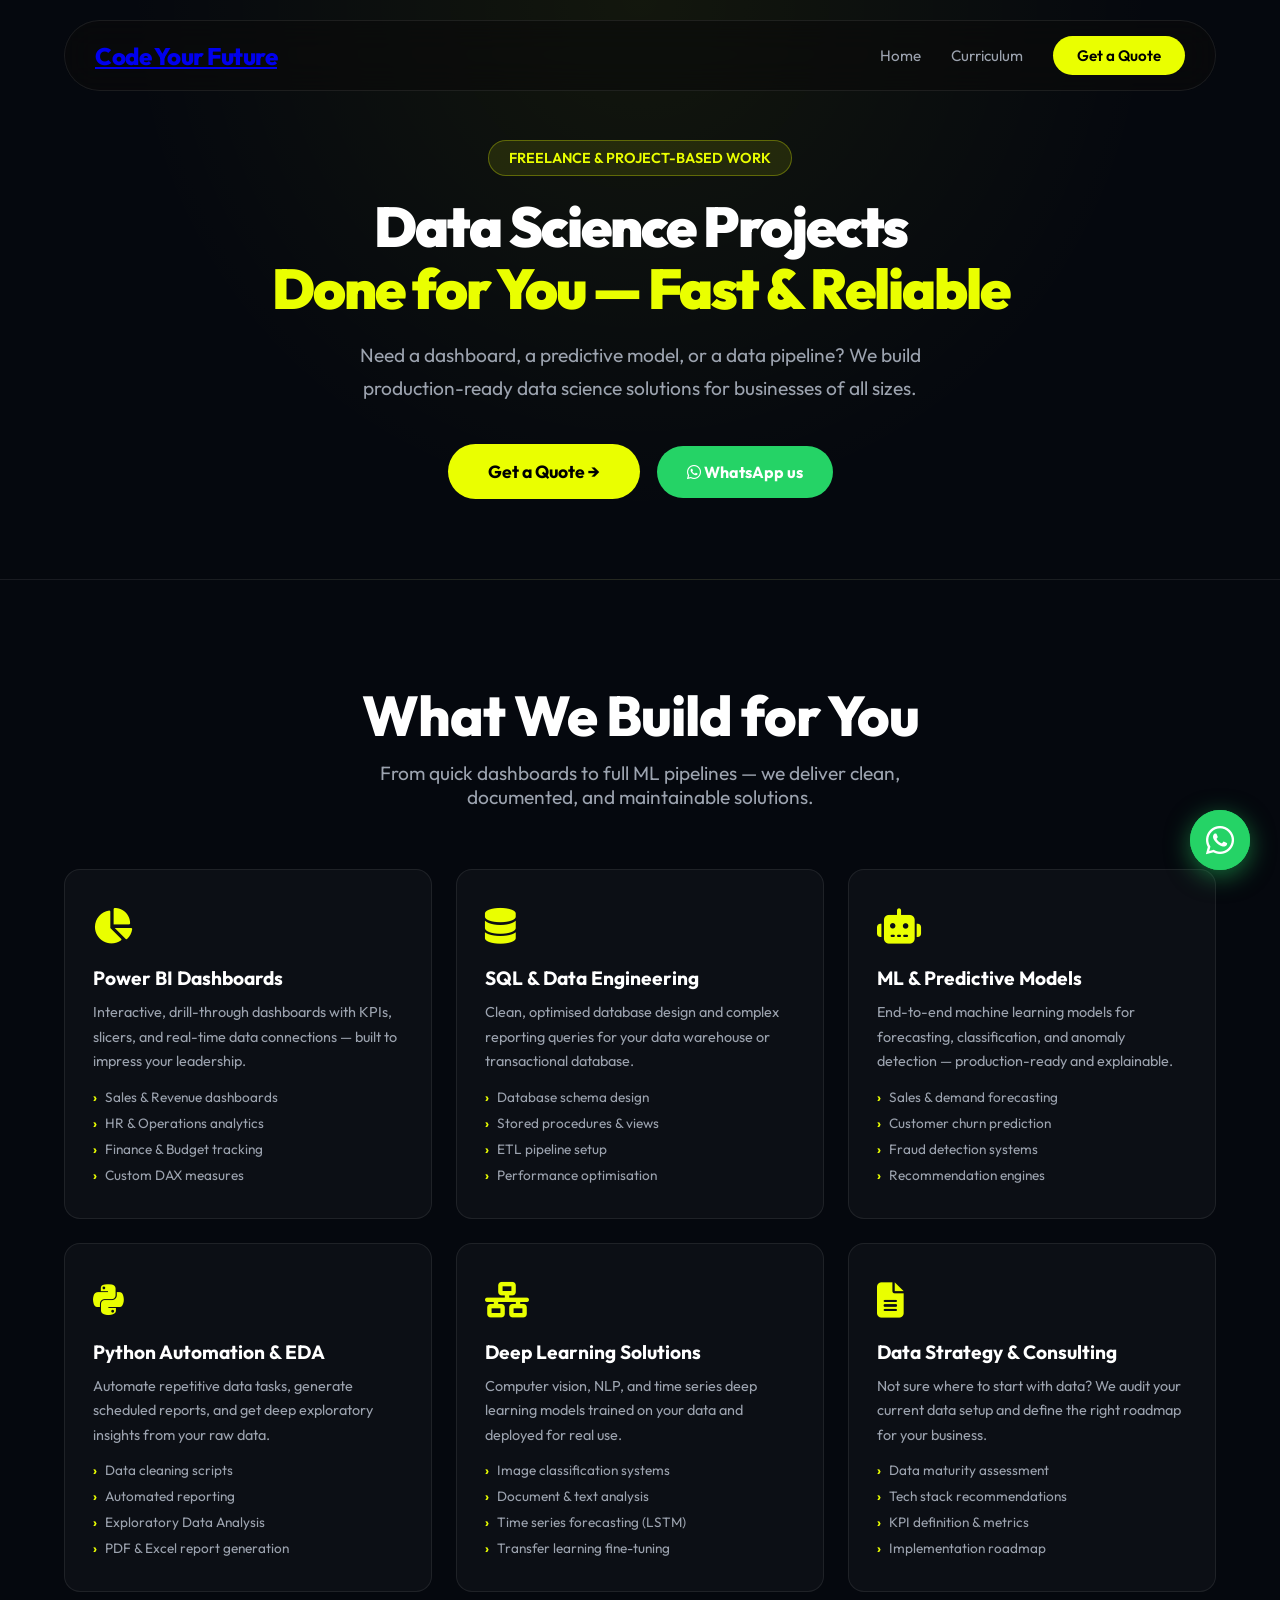
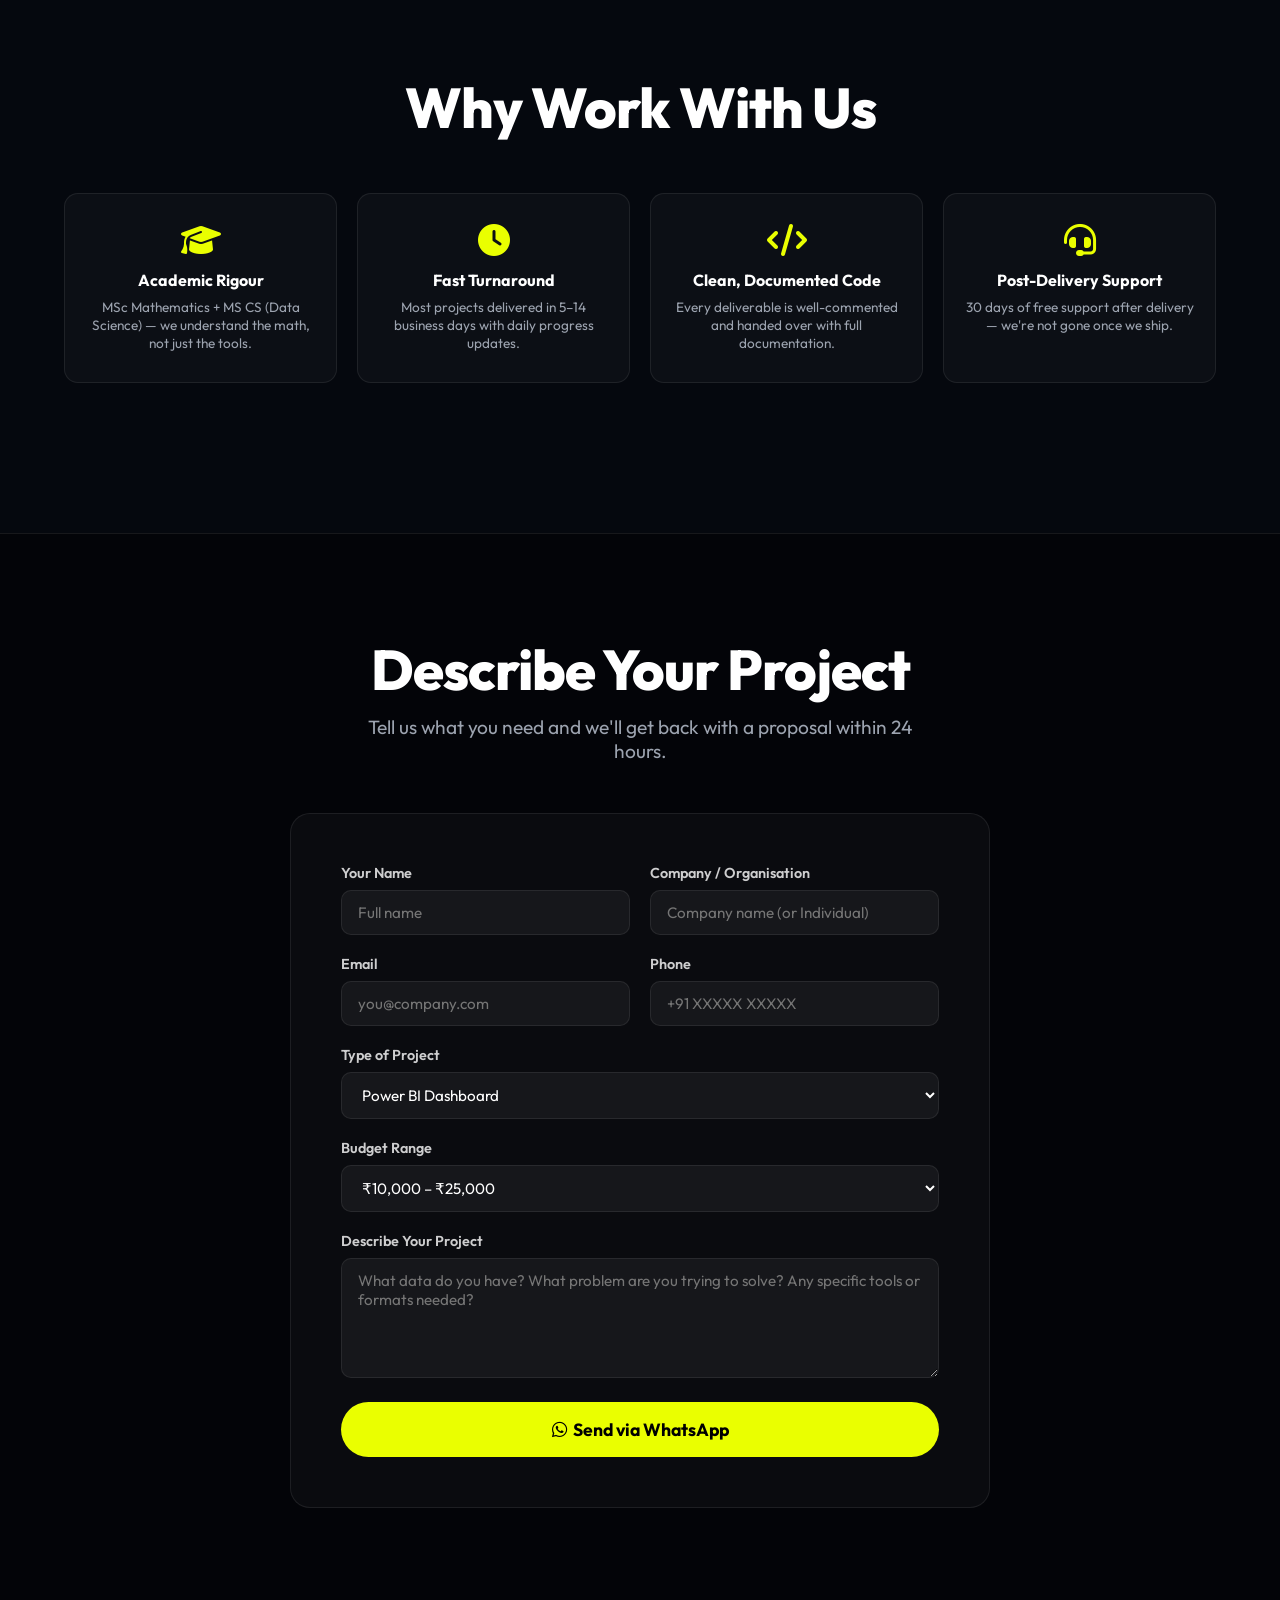
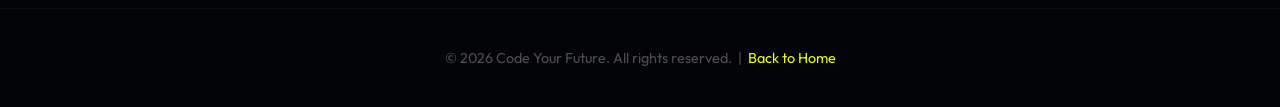
<file: freelance.html>
<!DOCTYPE html>
<html lang="en">
<head>
    <meta charset="UTF-8">
    <meta name="viewport" content="width=device-width, initial-scale=1.0">
    <title>Freelance Data Science Projects | Code Your Future</title>
    <meta name="description" content="Outsource your data science, analytics, and ML projects to Code Your Future. SQL, Python, Power BI dashboards, predictive models — delivered fast.">
    <link rel="stylesheet" href="css/style.css">
    <link href="https://fonts.googleapis.com/css2?family=Outfit:wght@300;400;600;800&display=swap" rel="stylesheet">
    <link rel="stylesheet" href="https://cdnjs.cloudflare.com/ajax/libs/font-awesome/6.4.0/css/all.min.css">
    <style>
        .page-hero { min-height: 60vh; display:flex; align-items:center; justify-content:center; text-align:center; padding:140px 5% 80px; background: radial-gradient(circle at 50% 0%, rgba(234,255,0,0.06), transparent 60%), var(--bg-color); border-bottom:1px solid var(--border-color); }
        .page-hero h1 { font-size:3.5rem; font-weight:900; line-height:1.1; margin-bottom:20px; letter-spacing:-2px; }
        .page-hero p { font-size:1.2rem; color:var(--text-secondary); max-width:600px; margin:0 auto 40px; line-height:1.7; }
        .services-grid { display:grid; grid-template-columns:repeat(3,1fr); gap:24px; margin:60px 0; }
        .service-card { background:var(--card-bg); border:1px solid var(--border-color); border-radius:16px; padding:34px 28px; transition:all 0.3s; }
        .service-card:hover { border-color:var(--accent); transform:translateY(-5px); }
        .service-icon { font-size:2.2rem; color:var(--accent); margin-bottom:18px; }
        .service-card h3 { font-size:1.2rem; font-weight:700; margin-bottom:10px; }
        .service-card p { font-size:0.9rem; color:var(--text-secondary); line-height:1.7; }
        .service-card ul { margin-top:14px; padding-left:0; list-style:none; display:flex; flex-direction:column; gap:8px; }
        .service-card ul li { font-size:0.85rem; color:var(--text-secondary); display:flex; gap:8px; }
        .service-card ul li::before { content:'›'; color:var(--accent); font-weight:700; flex-shrink:0; }
        .why-us-grid { display:grid; grid-template-columns:repeat(4,1fr); gap:20px; margin:50px 0; text-align:center; }
        .why-us-card { padding:30px 20px; background:var(--card-bg); border:1px solid var(--border-color); border-radius:14px; }
        .why-us-card i { font-size:2rem; color:var(--accent); margin-bottom:14px; }
        .why-us-card h4 { font-size:1rem; font-weight:700; margin-bottom:8px; }
        .why-us-card p { font-size:0.85rem; color:var(--text-secondary); }
        .pricing-cards { display:grid; grid-template-columns:repeat(3,1fr); gap:24px; margin:50px 0; }
        .price-card { background:var(--card-bg); border:1px solid var(--border-color); border-radius:16px; padding:34px 28px; text-align:center; transition:all 0.3s; }
        .price-card.featured { border-color:var(--accent); background:rgba(234,255,0,0.04); }
        .price-card h3 { font-size:1.3rem; font-weight:800; margin-bottom:10px; }
        .price-card .amount { font-size:2.5rem; font-weight:900; color:var(--accent); }
        .price-card .amount span { font-size:1rem; font-weight:400; color:var(--text-secondary); }
        .price-card ul { list-style:none; padding:0; margin:20px 0; display:flex; flex-direction:column; gap:10px; text-align:left; }
        .price-card ul li { font-size:0.88rem; color:var(--text-secondary); display:flex; gap:8px; }
        .price-card ul li::before { content:'✓'; color:var(--accent); flex-shrink:0; font-weight:700; }
        .price-card a { display:block; background:var(--accent); color:#000; text-decoration:none; padding:14px; border-radius:100px; font-weight:700; margin-top:10px; transition:all 0.3s; }
        .price-card.featured a:hover { transform:translateY(-2px); box-shadow:0 10px 30px rgba(234,255,0,0.3); }
        .contact-form { background:var(--card-bg); border:1px solid var(--border-color); border-radius:20px; padding:50px; max-width:700px; margin:0 auto; }
        .form-group { margin-bottom:20px; }
        .form-group label { display:block; font-size:0.9rem; font-weight:600; margin-bottom:8px; color:rgba(255,255,255,0.8); }
        .form-group input,.form-group select,.form-group textarea { width:100%; background:rgba(255,255,255,0.05); border:1px solid var(--border-color); border-radius:10px; padding:12px 16px; color:#fff; font-family:'Outfit',sans-serif; font-size:0.95rem; outline:none; transition:border-color 0.3s; }
        .form-group input:focus,.form-group select:focus,.form-group textarea:focus { border-color:var(--accent); }
        .form-group select option { background:#0d1117; }
        .form-group textarea { resize:vertical; min-height:120px; }
        .form-row { display:grid; grid-template-columns:1fr 1fr; gap:20px; }
        .submit-btn { width:100%; background:var(--accent); color:#000; border:none; padding:16px; border-radius:100px; font-size:1.1rem; font-weight:700; cursor:pointer; transition:all 0.3s; font-family:'Outfit',sans-serif; }
        .submit-btn:hover { transform:translateY(-2px); box-shadow:0 10px 30px rgba(234,255,0,0.3); }
        @media (max-width:992px) { .page-hero h1{font-size:2.4rem;} .services-grid{grid-template-columns:1fr 1fr;} .why-us-grid{grid-template-columns:1fr 1fr;} .pricing-cards{grid-template-columns:1fr;} }
        @media (max-width:600px) { .page-hero h1{font-size:1.9rem;} .services-grid{grid-template-columns:1fr;} .why-us-grid{grid-template-columns:1fr 1fr;} .form-row{grid-template-columns:1fr;} .contact-form{padding:30px 20px;} }
    </style>
</head>
<body>
    <nav class="navbar">
        <div class="nav-container">
            <a href="index.html" class="logo">Code Your Future</a>
            <div class="nav-links">
                <a href="index.html">Home</a>
                <a href="index.html#curriculum">Curriculum</a>
                <a href="freelance.html" class="btn-primary">Get a Quote</a>
            </div>
            <div class="hamburger"><i class="fas fa-bars"></i></div>
        </div>
    </nav>

    <section class="page-hero">
        <div>
            <span style="display:inline-block; background:rgba(234,255,0,0.1); border:1px solid rgba(234,255,0,0.3); color:var(--accent); padding:8px 20px; border-radius:100px; font-size:0.9rem; font-weight:600; margin-bottom:20px;">FREELANCE &amp; PROJECT-BASED WORK</span>
            <h1>Data Science Projects<br><span style="color:var(--accent);">Done for You — Fast &amp; Reliable</span></h1>
            <p>Need a dashboard, a predictive model, or a data pipeline? We build production-ready data science solutions for businesses of all sizes.</p>
            <a href="#project-form" style="display:inline-block; background:var(--accent); color:#000; text-decoration:none; padding:16px 40px; border-radius:100px; font-size:1.1rem; font-weight:700; margin-right:14px;">Get a Quote &rarr;</a>
            <a href="https://wa.me/917010948304?text=Hi!%20I%20have%20a%20data%20science%20project%20I%20need%20help%20with." target="_blank" style="display:inline-block; background:#25D366; color:#fff; text-decoration:none; padding:16px 30px; border-radius:100px; font-size:1rem; font-weight:700;"><i class="fab fa-whatsapp"></i> WhatsApp us</a>
        </div>
    </section>

    <!-- Services -->
    <section style="padding:100px 5%; background:var(--bg-color);">
        <div class="container">
            <h2 class="section-title text-center">What We Build for You</h2>
            <p class="section-subtitle text-center" style="margin:0 auto 50px; max-width:600px;">From quick dashboards to full ML pipelines — we deliver clean, documented, and maintainable solutions.</p>
            <div class="services-grid">
                <div class="service-card">
                    <div class="service-icon"><i class="fas fa-chart-pie"></i></div>
                    <h3>Power BI Dashboards</h3>
                    <p>Interactive, drill-through dashboards with KPIs, slicers, and real-time data connections — built to impress your leadership.</p>
                    <ul>
                        <li>Sales &amp; Revenue dashboards</li>
                        <li>HR &amp; Operations analytics</li>
                        <li>Finance &amp; Budget tracking</li>
                        <li>Custom DAX measures</li>
                    </ul>
                </div>
                <div class="service-card">
                    <div class="service-icon"><i class="fas fa-database"></i></div>
                    <h3>SQL &amp; Data Engineering</h3>
                    <p>Clean, optimised database design and complex reporting queries for your data warehouse or transactional database.</p>
                    <ul>
                        <li>Database schema design</li>
                        <li>Stored procedures &amp; views</li>
                        <li>ETL pipeline setup</li>
                        <li>Performance optimisation</li>
                    </ul>
                </div>
                <div class="service-card">
                    <div class="service-icon"><i class="fas fa-robot"></i></div>
                    <h3>ML &amp; Predictive Models</h3>
                    <p>End-to-end machine learning models for forecasting, classification, and anomaly detection — production-ready and explainable.</p>
                    <ul>
                        <li>Sales &amp; demand forecasting</li>
                        <li>Customer churn prediction</li>
                        <li>Fraud detection systems</li>
                        <li>Recommendation engines</li>
                    </ul>
                </div>
                <div class="service-card">
                    <div class="service-icon"><i class="fab fa-python"></i></div>
                    <h3>Python Automation &amp; EDA</h3>
                    <p>Automate repetitive data tasks, generate scheduled reports, and get deep exploratory insights from your raw data.</p>
                    <ul>
                        <li>Data cleaning scripts</li>
                        <li>Automated reporting</li>
                        <li>Exploratory Data Analysis</li>
                        <li>PDF &amp; Excel report generation</li>
                    </ul>
                </div>
                <div class="service-card">
                    <div class="service-icon"><i class="fas fa-network-wired"></i></div>
                    <h3>Deep Learning Solutions</h3>
                    <p>Computer vision, NLP, and time series deep learning models trained on your data and deployed for real use.</p>
                    <ul>
                        <li>Image classification systems</li>
                        <li>Document &amp; text analysis</li>
                        <li>Time series forecasting (LSTM)</li>
                        <li>Transfer learning fine-tuning</li>
                    </ul>
                </div>
                <div class="service-card">
                    <div class="service-icon"><i class="fas fa-file-alt"></i></div>
                    <h3>Data Strategy &amp; Consulting</h3>
                    <p>Not sure where to start with data? We audit your current data setup and define the right roadmap for your business.</p>
                    <ul>
                        <li>Data maturity assessment</li>
                        <li>Tech stack recommendations</li>
                        <li>KPI definition &amp; metrics</li>
                        <li>Implementation roadmap</li>
                    </ul>
                </div>
            </div>

            <!-- Why us -->
            <h2 class="section-title text-center" style="margin-top:80px;">Why Work With Us</h2>
            <div class="why-us-grid">
                <div class="why-us-card"><i class="fas fa-graduation-cap"></i><h4>Academic Rigour</h4><p>MSc Mathematics + MS CS (Data Science) — we understand the math, not just the tools.</p></div>
                <div class="why-us-card"><i class="fas fa-clock"></i><h4>Fast Turnaround</h4><p>Most projects delivered in 5–14 business days with daily progress updates.</p></div>
                <div class="why-us-card"><i class="fas fa-code"></i><h4>Clean, Documented Code</h4><p>Every deliverable is well-commented and handed over with full documentation.</p></div>
                <div class="why-us-card"><i class="fas fa-headset"></i><h4>Post-Delivery Support</h4><p>30 days of free support after delivery — we're not gone once we ship.</p></div>
            </div>
        </div>
    </section>

    <!-- Contact/Quote Form -->
    <section id="project-form" style="padding:100px 5%; background:#030408; border-top:1px solid var(--border-color);">
        <div class="container">
            <h2 class="section-title text-center">Describe Your Project</h2>
            <p class="section-subtitle text-center" style="margin:0 auto 50px; max-width:550px;">Tell us what you need and we'll get back with a proposal within 24 hours.</p>
            <div class="contact-form">
                <div class="form-row">
                    <div class="form-group">
                        <label>Your Name</label>
                        <input type="text" placeholder="Full name">
                    </div>
                    <div class="form-group">
                        <label>Company / Organisation</label>
                        <input type="text" placeholder="Company name (or Individual)">
                    </div>
                </div>
                <div class="form-row">
                    <div class="form-group">
                        <label>Email</label>
                        <input type="email" placeholder="you@company.com">
                    </div>
                    <div class="form-group">
                        <label>Phone</label>
                        <input type="tel" placeholder="+91 XXXXX XXXXX">
                    </div>
                </div>
                <div class="form-group">
                    <label>Type of Project</label>
                    <select>
                        <option>Power BI Dashboard</option>
                        <option>SQL / Database</option>
                        <option>ML / Predictive Model</option>
                        <option>Python Automation / EDA</option>
                        <option>Deep Learning</option>
                        <option>Data Strategy Consulting</option>
                        <option>Other</option>
                    </select>
                </div>
                <div class="form-group">
                    <label>Budget Range</label>
                    <select>
                        <option>₹10,000 – ₹25,000</option>
                        <option>₹25,000 – ₹75,000</option>
                        <option>₹75,000 – ₹1,50,000</option>
                        <option>₹1,50,000+</option>
                        <option>Let's discuss</option>
                    </select>
                </div>
                <div class="form-group">
                    <label>Describe Your Project</label>
                    <textarea placeholder="What data do you have? What problem are you trying to solve? Any specific tools or formats needed?"></textarea>
                </div>
                <a href="https://wa.me/917010948304?text=Hi%20Naveen!%20I%20have%20a%20freelance%20data%20science%20project%20I%20need%20help%20with." target="_blank">
                    <button class="submit-btn"><i class="fab fa-whatsapp"></i> &nbsp;Send via WhatsApp</button>
                </a>
            </div>
        </div>
    </section>

    <footer style="padding:40px 5%; background:#030408; border-top:1px solid rgba(255,255,255,0.05); text-align:center; color:rgba(255,255,255,0.3); font-size:0.9rem;">
        &copy; 2026 Code Your Future. All rights reserved. &nbsp;|&nbsp; <a href="index.html" style="color:var(--accent); text-decoration:none;">Back to Home</a>
    </footer>

    <script src="js/script.js"></script>
    <a href="https://wa.me/917010948304?text=Hi!%20I%20have%20a%20freelance%20data%20science%20project." target="_blank" class="whatsapp-float">
        <i class="fab fa-whatsapp"></i>
        <span class="wa-tooltip">Discuss Project</span>
    </a>
</body>
</html>
</file>
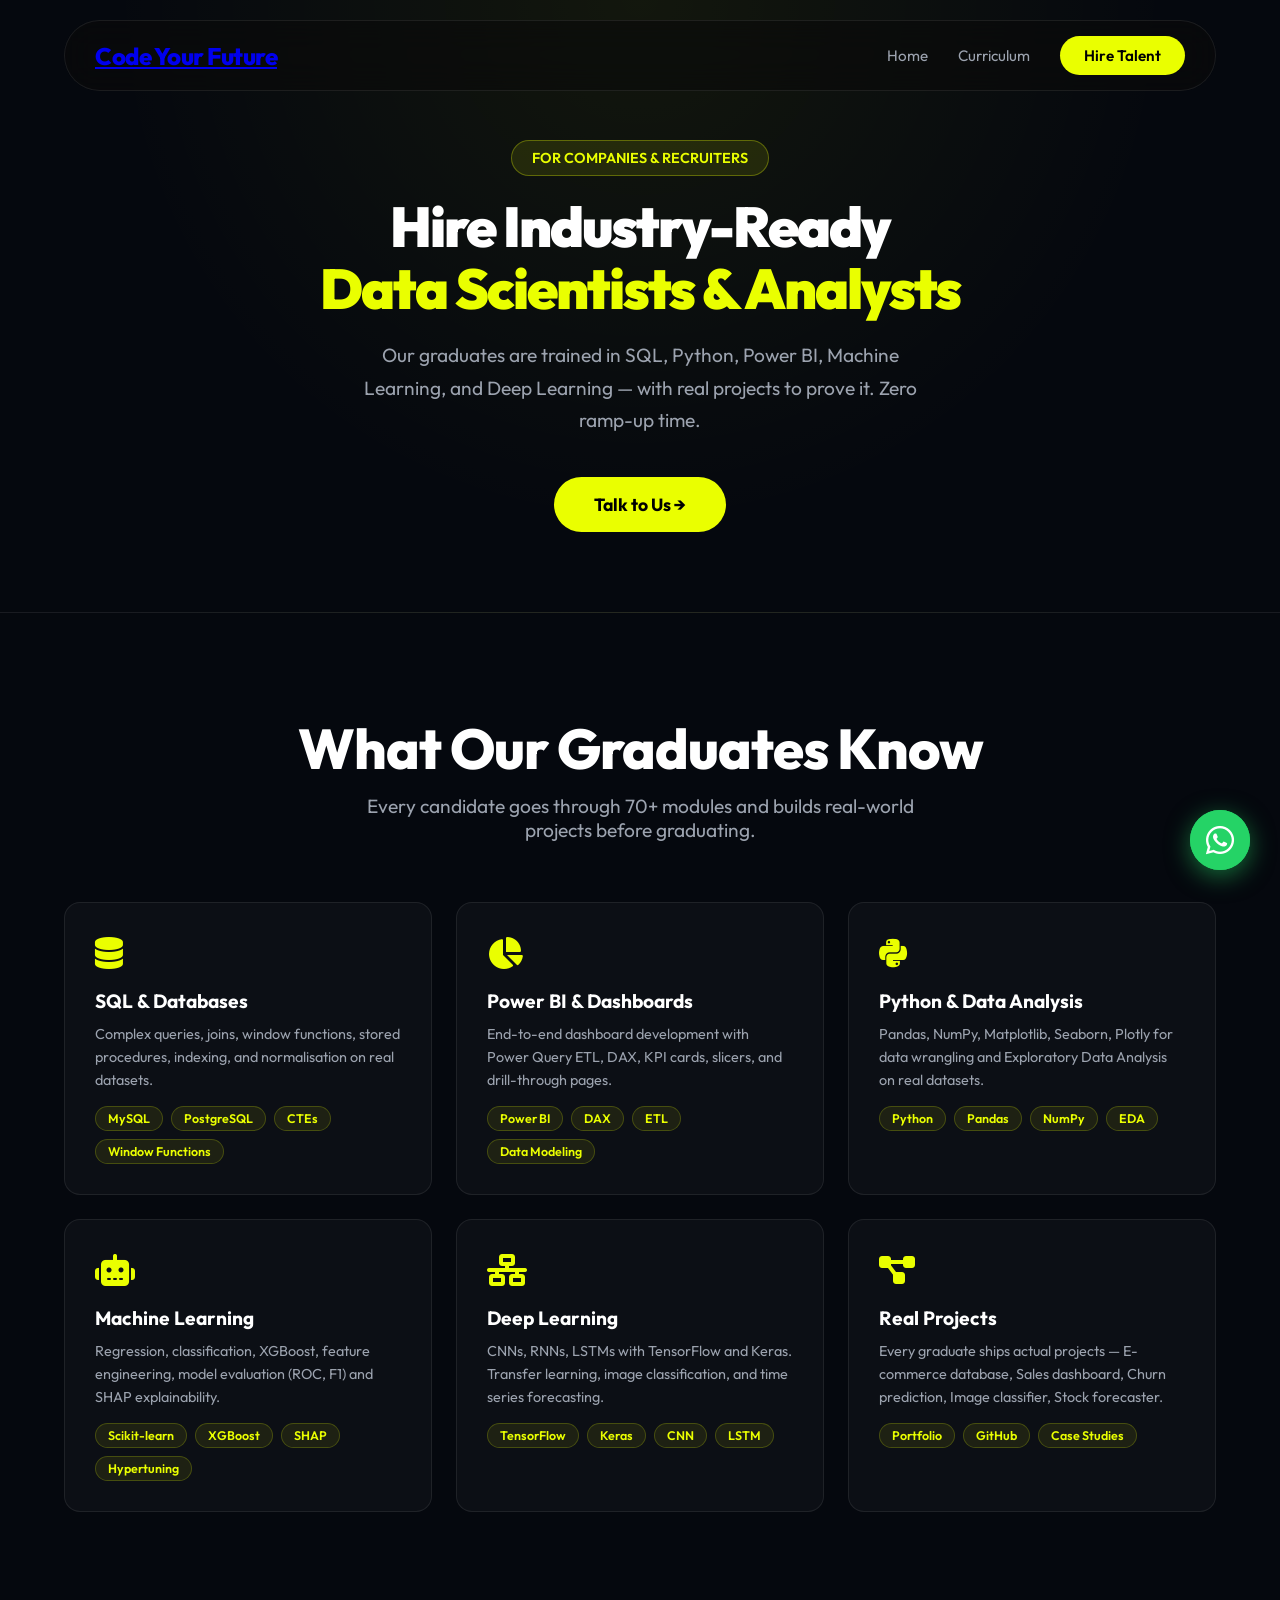
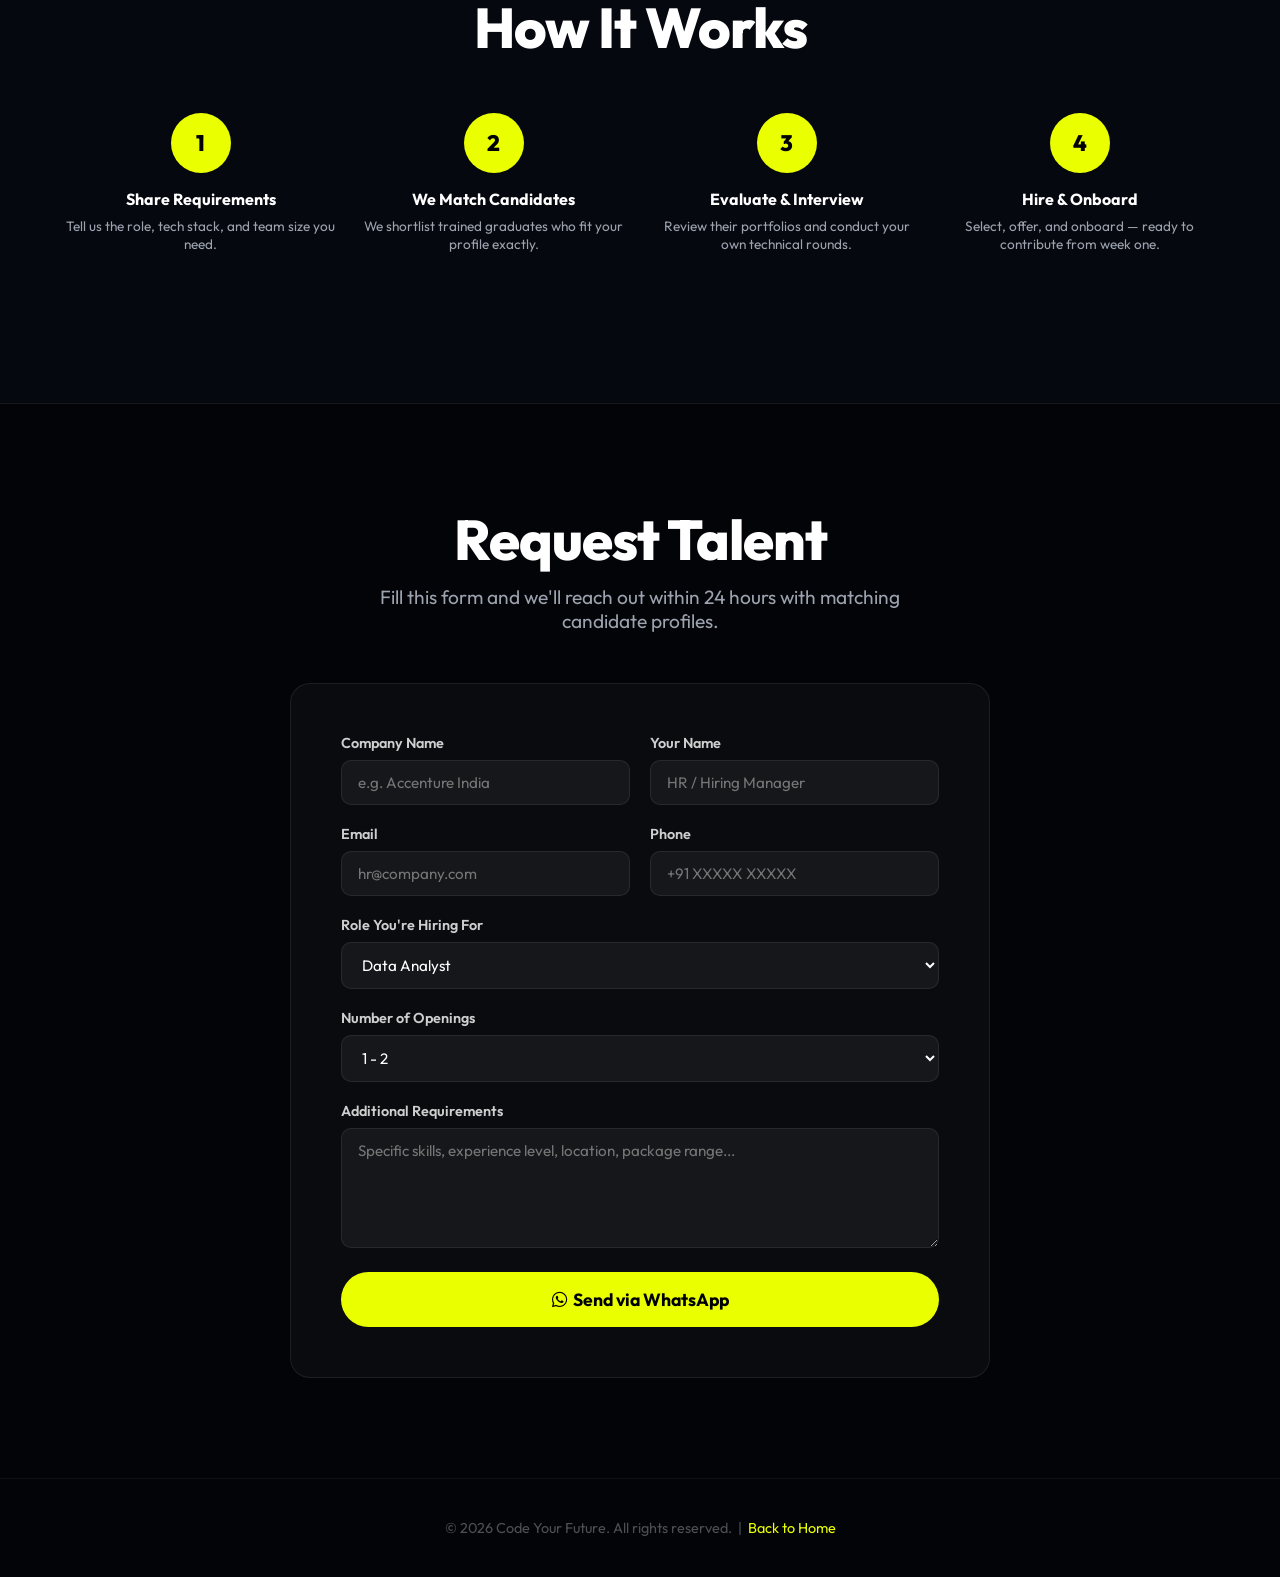
<file: hire.html>
<!DOCTYPE html>
<html lang="en">
<head>
    <meta charset="UTF-8">
    <meta name="viewport" content="width=device-width, initial-scale=1.0">
    <title>Hire Data Scientists | Code Your Future</title>
    <meta name="description" content="Hire skilled, industry-ready Data Scientists trained by Code Your Future. SQL, Python, ML, Power BI — graduates ready to deliver from day one.">
    <link rel="stylesheet" href="css/style.css">
    <link href="https://fonts.googleapis.com/css2?family=Outfit:wght@300;400;600;800&display=swap" rel="stylesheet">
    <link rel="stylesheet" href="https://cdnjs.cloudflare.com/ajax/libs/font-awesome/6.4.0/css/all.min.css">
    <style>
        .page-hero {
            min-height: 60vh;
            display: flex;
            align-items: center;
            justify-content: center;
            text-align: center;
            padding: 140px 5% 80px;
            background: radial-gradient(circle at 50% 0%, rgba(234,255,0,0.06), transparent 60%), var(--bg-color);
            border-bottom: 1px solid var(--border-color);
        }
        .page-hero h1 { font-size: 3.5rem; font-weight: 900; line-height: 1.1; margin-bottom: 20px; letter-spacing: -2px; }
        .page-hero p { font-size: 1.2rem; color: var(--text-secondary); max-width: 600px; margin: 0 auto 40px; line-height: 1.7; }
        .talent-grid { display: grid; grid-template-columns: repeat(3, 1fr); gap: 24px; margin: 60px 0; }
        .talent-card { background: var(--card-bg); border: 1px solid var(--border-color); border-radius: 16px; padding: 30px; transition: all 0.3s; }
        .talent-card:hover { border-color: var(--accent); transform: translateY(-5px); }
        .talent-icon { font-size: 2rem; color: var(--accent); margin-bottom: 16px; }
        .talent-card h3 { font-size: 1.2rem; font-weight: 700; margin-bottom: 10px; }
        .talent-card p { font-size: 0.9rem; color: var(--text-secondary); line-height: 1.6; }
        .skills-tags { display: flex; flex-wrap: wrap; gap: 8px; margin-top: 14px; }
        .skill-tag { background: rgba(234,255,0,0.08); border: 1px solid rgba(234,255,0,0.2); color: var(--accent); padding: 4px 12px; border-radius: 100px; font-size: 0.78rem; font-weight: 600; }
        .process-steps { display: grid; grid-template-columns: repeat(4, 1fr); gap: 20px; margin: 50px 0; text-align: center; }
        .process-step { position: relative; }
        .step-circle { width: 60px; height: 60px; border-radius: 50%; background: var(--accent); color: #000; font-weight: 800; font-size: 1.4rem; display: flex; align-items: center; justify-content: center; margin: 0 auto 16px; }
        .process-step h4 { font-size: 1rem; font-weight: 700; margin-bottom: 8px; }
        .process-step p { font-size: 0.85rem; color: var(--text-secondary); }
        .contact-form { background: var(--card-bg); border: 1px solid var(--border-color); border-radius: 20px; padding: 50px; max-width: 700px; margin: 0 auto; }
        .form-row { display: grid; grid-template-columns: 1fr 1fr; gap: 20px; }
        .form-group { margin-bottom: 20px; }
        .form-group label { display: block; font-size: 0.9rem; font-weight: 600; margin-bottom: 8px; color: rgba(255,255,255,0.8); }
        .form-group input, .form-group select, .form-group textarea { width: 100%; background: rgba(255,255,255,0.05); border: 1px solid var(--border-color); border-radius: 10px; padding: 12px 16px; color: #fff; font-family: 'Outfit', sans-serif; font-size: 0.95rem; outline: none; transition: border-color 0.3s; }
        .form-group input:focus, .form-group select:focus, .form-group textarea:focus { border-color: var(--accent); }
        .form-group select option { background: #0d1117; }
        .form-group textarea { resize: vertical; min-height: 120px; }
        .submit-btn { width: 100%; background: var(--accent); color: #000; border: none; padding: 16px; border-radius: 100px; font-size: 1.1rem; font-weight: 700; cursor: pointer; transition: all 0.3s; font-family: 'Outfit', sans-serif; }
        .submit-btn:hover { transform: translateY(-2px); box-shadow: 0 10px 30px rgba(234,255,0,0.3); }
        @media (max-width: 992px) {
            .page-hero h1 { font-size: 2.4rem; }
            .talent-grid { grid-template-columns: 1fr 1fr; }
            .process-steps { grid-template-columns: 1fr 1fr; }
        }
        @media (max-width: 600px) {
            .page-hero h1 { font-size: 1.9rem; }
            .talent-grid { grid-template-columns: 1fr; }
            .process-steps { grid-template-columns: 1fr; }
            .form-row { grid-template-columns: 1fr; }
            .contact-form { padding: 30px 20px; }
        }
    </style>
</head>
<body>
    <nav class="navbar">
        <div class="nav-container">
            <a href="index.html" class="logo">Code Your Future</a>
            <div class="nav-links">
                <a href="index.html">Home</a>
                <a href="index.html#curriculum">Curriculum</a>
                <a href="hire.html" class="btn-primary">Hire Talent</a>
            </div>
            <div class="hamburger"><i class="fas fa-bars"></i></div>
        </div>
    </nav>

    <!-- Hero -->
    <section class="page-hero">
        <div>
            <span style="display:inline-block; background:rgba(234,255,0,0.1); border:1px solid rgba(234,255,0,0.3); color:var(--accent); padding:8px 20px; border-radius:100px; font-size:0.9rem; font-weight:600; margin-bottom:20px;">FOR COMPANIES &amp; RECRUITERS</span>
            <h1>Hire Industry-Ready<br><span style="color:var(--accent);">Data Scientists &amp; Analysts</span></h1>
            <p>Our graduates are trained in SQL, Python, Power BI, Machine Learning, and Deep Learning — with real projects to prove it. Zero ramp-up time.</p>
            <a href="#contact-form" style="display:inline-block; background:var(--accent); color:#000; text-decoration:none; padding:16px 40px; border-radius:100px; font-size:1.1rem; font-weight:700;">Talk to Us &rarr;</a>
        </div>
    </section>

    <!-- What skills they have -->
    <section style="padding:100px 5%; background:var(--bg-color);">
        <div class="container">
            <h2 class="section-title text-center">What Our Graduates Know</h2>
            <p class="section-subtitle text-center" style="max-width:600px; margin:0 auto 50px;">Every candidate goes through 70+ modules and builds real-world projects before graduating.</p>
            <div class="talent-grid">
                <div class="talent-card">
                    <div class="talent-icon"><i class="fas fa-database"></i></div>
                    <h3>SQL &amp; Databases</h3>
                    <p>Complex queries, joins, window functions, stored procedures, indexing, and normalisation on real datasets.</p>
                    <div class="skills-tags">
                        <span class="skill-tag">MySQL</span><span class="skill-tag">PostgreSQL</span><span class="skill-tag">CTEs</span><span class="skill-tag">Window Functions</span>
                    </div>
                </div>
                <div class="talent-card">
                    <div class="talent-icon"><i class="fas fa-chart-pie"></i></div>
                    <h3>Power BI &amp; Dashboards</h3>
                    <p>End-to-end dashboard development with Power Query ETL, DAX, KPI cards, slicers, and drill-through pages.</p>
                    <div class="skills-tags">
                        <span class="skill-tag">Power BI</span><span class="skill-tag">DAX</span><span class="skill-tag">ETL</span><span class="skill-tag">Data Modeling</span>
                    </div>
                </div>
                <div class="talent-card">
                    <div class="talent-icon"><i class="fab fa-python"></i></div>
                    <h3>Python &amp; Data Analysis</h3>
                    <p>Pandas, NumPy, Matplotlib, Seaborn, Plotly for data wrangling and Exploratory Data Analysis on real datasets.</p>
                    <div class="skills-tags">
                        <span class="skill-tag">Python</span><span class="skill-tag">Pandas</span><span class="skill-tag">NumPy</span><span class="skill-tag">EDA</span>
                    </div>
                </div>
                <div class="talent-card">
                    <div class="talent-icon"><i class="fas fa-robot"></i></div>
                    <h3>Machine Learning</h3>
                    <p>Regression, classification, XGBoost, feature engineering, model evaluation (ROC, F1) and SHAP explainability.</p>
                    <div class="skills-tags">
                        <span class="skill-tag">Scikit-learn</span><span class="skill-tag">XGBoost</span><span class="skill-tag">SHAP</span><span class="skill-tag">Hypertuning</span>
                    </div>
                </div>
                <div class="talent-card">
                    <div class="talent-icon"><i class="fas fa-network-wired"></i></div>
                    <h3>Deep Learning</h3>
                    <p>CNNs, RNNs, LSTMs with TensorFlow and Keras. Transfer learning, image classification, and time series forecasting.</p>
                    <div class="skills-tags">
                        <span class="skill-tag">TensorFlow</span><span class="skill-tag">Keras</span><span class="skill-tag">CNN</span><span class="skill-tag">LSTM</span>
                    </div>
                </div>
                <div class="talent-card">
                    <div class="talent-icon"><i class="fas fa-project-diagram"></i></div>
                    <h3>Real Projects</h3>
                    <p>Every graduate ships actual projects — E-commerce database, Sales dashboard, Churn prediction, Image classifier, Stock forecaster.</p>
                    <div class="skills-tags">
                        <span class="skill-tag">Portfolio</span><span class="skill-tag">GitHub</span><span class="skill-tag">Case Studies</span>
                    </div>
                </div>
            </div>

            <!-- Process -->
            <h2 class="section-title text-center" style="margin-top:80px;">How It Works</h2>
            <div class="process-steps">
                <div class="process-step">
                    <div class="step-circle">1</div>
                    <h4>Share Requirements</h4>
                    <p>Tell us the role, tech stack, and team size you need.</p>
                </div>
                <div class="process-step">
                    <div class="step-circle">2</div>
                    <h4>We Match Candidates</h4>
                    <p>We shortlist trained graduates who fit your profile exactly.</p>
                </div>
                <div class="process-step">
                    <div class="step-circle">3</div>
                    <h4>Evaluate &amp; Interview</h4>
                    <p>Review their portfolios and conduct your own technical rounds.</p>
                </div>
                <div class="process-step">
                    <div class="step-circle">4</div>
                    <h4>Hire &amp; Onboard</h4>
                    <p>Select, offer, and onboard — ready to contribute from week one.</p>
                </div>
            </div>
        </div>
    </section>

    <!-- Contact Form -->
    <section id="contact-form" style="padding:100px 5%; background:#030408; border-top:1px solid var(--border-color);">
        <div class="container">
            <h2 class="section-title text-center">Request Talent</h2>
            <p class="section-subtitle text-center" style="margin:0 auto 50px; max-width:550px;">Fill this form and we'll reach out within 24 hours with matching candidate profiles.</p>
            <div class="contact-form">
                <div class="form-row">
                    <div class="form-group">
                        <label>Company Name</label>
                        <input type="text" placeholder="e.g. Accenture India">
                    </div>
                    <div class="form-group">
                        <label>Your Name</label>
                        <input type="text" placeholder="HR / Hiring Manager">
                    </div>
                </div>
                <div class="form-row">
                    <div class="form-group">
                        <label>Email</label>
                        <input type="email" placeholder="hr@company.com">
                    </div>
                    <div class="form-group">
                        <label>Phone</label>
                        <input type="tel" placeholder="+91 XXXXX XXXXX">
                    </div>
                </div>
                <div class="form-group">
                    <label>Role You're Hiring For</label>
                    <select>
                        <option>Data Analyst</option>
                        <option>Data Scientist</option>
                        <option>ML Engineer</option>
                        <option>BI Developer / Power BI</option>
                        <option>Python Developer (Data)</option>
                        <option>Other</option>
                    </select>
                </div>
                <div class="form-group">
                    <label>Number of Openings</label>
                    <select>
                        <option>1 - 2</option>
                        <option>3 - 5</option>
                        <option>6 - 10</option>
                        <option>10+</option>
                    </select>
                </div>
                <div class="form-group">
                    <label>Additional Requirements</label>
                    <textarea placeholder="Specific skills, experience level, location, package range..."></textarea>
                </div>
                <a href="https://wa.me/917010948304?text=Hi%20Naveen!%20I%20want%20to%20hire%20Data%20Science%20graduates%20from%20Code%20Your%20Future." target="_blank">
                    <button class="submit-btn"><i class="fab fa-whatsapp"></i> &nbsp;Send via WhatsApp</button>
                </a>
            </div>
        </div>
    </section>

    <footer style="padding:40px 5%; background:#030408; border-top:1px solid rgba(255,255,255,0.05); text-align:center; color:rgba(255,255,255,0.3); font-size:0.9rem;">
        &copy; 2026 Code Your Future. All rights reserved. &nbsp;|&nbsp; <a href="index.html" style="color:var(--accent); text-decoration:none;">Back to Home</a>
    </footer>

    <!-- Floating WhatsApp -->
    <script src="js/script.js"></script>
    <a href="https://wa.me/917010948304?text=Hi%20Naveen!%20I%20want%20to%20hire%20from%20Code%20Your%20Future." target="_blank" class="whatsapp-float" aria-label="Chat on WhatsApp">
        <i class="fab fa-whatsapp"></i>
        <span class="wa-tooltip">Hire Talent</span>
    </a>
</body>
</html>
</file>
<file: css/style.css>
:root {
    --bg-color: #05080e;
    --text-primary: #ffffff;
    --text-secondary: #9ca3af;
    --accent: #eaff00;
    --accent-hover: #d4e600;
    --card-bg: rgba(255, 255, 255, 0.03);
    --border-color: rgba(255, 255, 255, 0.08);
}

* {
    margin: 0;
    padding: 0;
    box-sizing: border-box;
}

html {
    scroll-behavior: smooth;
    font-family: 'Outfit', sans-serif;
    background-color: var(--bg-color);
    color: var(--text-primary);
    overflow-x: hidden;
}

body {
    background: radial-gradient(circle at 50% 0%, rgba(0, 240, 255, 0.05), transparent 50%), var(--bg-color);
    overflow-x: hidden;
}

/* Neural network canvas background */
#neural-bg {
    position: absolute;
    top: 0;
    left: 0;
    width: 100%;
    height: 100%;
    z-index: 0;
    pointer-events: none;
    opacity: 0.38;
}

/* Depth blobs - reusable across sections */
.depth-blob {
    position: absolute;
    border-radius: 50%;
    filter: blur(80px);
    pointer-events: none;
    z-index: 0;
    opacity: 0.07;
    animation: blob-drift 12s ease-in-out infinite alternate;
}

@keyframes blob-drift {
    0%   { transform: translate(0, 0) scale(1); }
    50%  { transform: translate(30px, -20px) scale(1.08); }
    100% { transform: translate(-20px, 15px) scale(0.95); }
}

.text-white {
    color: var(--text-primary);
    font-weight: 600;
}

.highlight {
    /* Animated gradient text shimmer */
    background: linear-gradient(
        120deg,
        #eaff00 25%,
        rgba(255, 255, 255, 0.92) 45%,
        #eaff00 55%,
        #eaff00 100%
    );
    background-size: 250% auto;
    -webkit-background-clip: text;
    background-clip: text;
    -webkit-text-fill-color: transparent;
    color: transparent;
    animation: text-shine 3s linear infinite;
}

@keyframes text-shine {
    0%   { background-position: 200% center; }
    100% { background-position: -200% center; }
}

/* Typography styles */
.cursive {
    font-family: 'Georgia', serif;
    font-style: italic;
    font-weight: 400;
    font-size: 0.6em;
    color: var(--text-secondary);
    vertical-align: middle;
}

/* Navbar */
.navbar {
    position: fixed;
    top: 20px;
    left: 50%;
    transform: translateX(-50%);
    width: 90%;
    max-width: 1200px;
    background: rgba(10, 10, 10, 0.6);
    backdrop-filter: blur(16px);
    border: 1px solid var(--border-color);
    border-radius: 100px;
    padding: 15px 30px;
    z-index: 1000;
}

.nav-container {
    display: flex;
    justify-content: space-between;
    align-items: center;
}

.logo {
    font-weight: 800;
    font-size: 1.5rem;
    letter-spacing: -0.5px;
}

.nav-links {
    display: flex;
    gap: 30px;
    align-items: center;
}

.nav-links a {
    color: var(--text-secondary);
    text-decoration: none;
    font-size: 0.95rem;
    font-weight: 400;
    transition: color 0.3s;
}

.nav-links a:hover {
    color: var(--text-primary);
}

.btn-primary {
    background: var(--accent);
    color: #000 !important;
    padding: 10px 24px;
    border-radius: 100px;
    font-weight: 600 !important;
    transition: all 0.3s ease !important;
    position: relative;
    overflow: hidden;
    display: inline-block;
}

.btn-primary::before {
    content: '';
    position: absolute;
    top: 0;
    left: -100%;
    width: 100%;
    height: 100%;
    background: linear-gradient(
        120deg,
        transparent,
        rgba(255, 255, 255, 0.45),
        transparent
    );
    animation: btn-shimmer 3s infinite;
}

@keyframes btn-shimmer {
    0%   { left: -100%; }
    60%  { left: 100%; }
    100% { left: 100%; }
}

.btn-primary:hover {
    background: var(--accent-hover);
    box-shadow: 0 0 15px rgba(0, 240, 255, 0.4);
    transform: translateY(-2px);
}

.btn-primary:hover::before {
    animation-duration: 1.2s;
}

.hamburger {
    display: none;
    font-size: 1.5rem;
    cursor: pointer;
}

/* Hero Section */
.hero {
    min-height: 100vh;
    display: flex;
    flex-direction: column;
    align-items: center;
    justify-content: center;
    padding: 150px 5% 50px;
    width: 100%;
    position: relative;
    text-align: center;
}

/* Dark hero overlay */
.hero-dark-overlay {
    position: absolute;
    inset: 0;
    background:
        radial-gradient(ellipse 80% 60% at 50% 0%, rgba(0,0,0,0.6) 0%, transparent 70%),
        radial-gradient(ellipse 100% 80% at 50% 100%, rgba(0,0,0,0.85) 0%, transparent 70%),
        linear-gradient(180deg, rgba(0,0,0,0.5) 0%, rgba(2,4,10,0.92) 100%);
    z-index: 1;
    pointer-events: none;
}


.hero-content {
    width: 100%;
    z-index: 2;
}

.hero-badge {
    display: inline-flex;
    align-items: center;
    gap: 10px;
    padding: 4px 16px 4px 4px;
    background: transparent;
    border: 1px solid rgba(255, 255, 255, 0.2);
    border-radius: 100px;
    font-size: 0.85rem;
    font-weight: 400;
    color: var(--text-primary);
    margin-bottom: 25px;
}

.badge-icon {
    width: 24px;
    height: 24px;
    border-radius: 50%;
    object-fit: cover;
}

.hero-title {
    font-size: 5.5rem;
    line-height: 1.1;
    margin-bottom: 30px;
    font-weight: 800;
    letter-spacing: -2px;
}

/* Marquee in hero */
.hero-cards-container {
    width: 75vw;
    max-width: 1200px;
    position: relative;
    margin: 50px auto;
    overflow: hidden;
    mask-image: linear-gradient(to right, transparent, black 15%, black 85%, transparent);
    -webkit-mask-image: linear-gradient(to right, transparent, black 15%, black 85%, transparent);
}

.marquee {
    display: flex;
    white-space: nowrap;
}

.marquee-content {
    display: flex;
    animation: scroll 40s linear infinite;
    gap: 20px;
    padding: 0 10px;
}

.card {
    background: var(--card-bg);
    border: 1px solid var(--border-color);
    width: 320px;
    height: 240px;
    padding: 20px;
    border-radius: 12px;
    color: var(--text-primary);
    display: flex;
    flex-direction: column;
    align-items: center;
    justify-content: space-between;
    transition: transform 0.3s, border-color 0.3s;
    overflow: hidden;
}

.card:hover {
    transform: translateY(-5px);
    border-color: var(--accent);
}

.card-title {
    font-size: 1.1rem;
    font-weight: 600;
    text-align: center;
    z-index: 2;
    margin-top: 10px;
}

.card-icon {
    flex: 1;
    display: flex;
    justify-content: center;
    align-items: center;
    font-size: 5rem;
    color: var(--accent);
    filter: drop-shadow(0 0 15px rgba(234, 255, 0, 0.4));
    animation: float 3s ease-in-out infinite;
}

.card:nth-child(even) .card-icon {
    color: #00f0ff;
    filter: drop-shadow(0 0 15px rgba(0, 240, 255, 0.4));
    animation-delay: -1.5s;
}

@keyframes float {
    0% { transform: translateY(-8px); }
    50% { transform: translateY(8px); }
    100% { transform: translateY(-8px); }
}

@keyframes scroll {
    0% { transform: translateX(-50%); }
    100% { transform: translateX(0); }
}

.hero-subtitle {
    font-size: 1.1rem;
    line-height: 1.5;
    color: var(--text-secondary);
    margin: 0 auto 30px;
    max-width: 600px;
}

.btn-large {
    display: inline-block;
    background: var(--accent);
    color: #000;
    text-decoration: none;
    padding: 18px 45px;
    border-radius: 100px;
    font-size: 1.1rem;
    font-weight: 600;
    transition: all 0.3s cubic-bezier(0.4, 0, 0.2, 1);
    position: relative;
    overflow: hidden;
}

.btn-large::before {
    content: '';
    position: absolute;
    top: 0;
    left: -100%;
    width: 100%;
    height: 100%;
    background: linear-gradient(
        120deg,
        transparent,
        rgba(255, 255, 255, 0.45),
        transparent
    );
    animation: btn-shimmer 3s infinite;
}

.btn-large:hover {
    transform: translateY(-3px);
    box-shadow: 0 10px 25px rgba(0, 240, 255, 0.3);
}

.btn-large:hover::before {
    animation-duration: 1.2s;
}

.hero-image-container {
    flex: 1;
    display: flex;
    justify-content: center;
    position: relative;
}

.hero-image {
    width: 450px;
    height: 550px;
    object-fit: cover;
    border-radius: 30px;
    border: 1px solid rgba(255, 255, 255, 0.1);
    z-index: 2;
    background-color: #1a1a1a;
}

.glow-effect {
    position: absolute;
    width: 300px;
    height: 300px;
    background: var(--accent);
    filter: blur(150px);
    opacity: 0.2;
    top: 50%;
    left: 50%;
    transform: translate(-50%, -50%);
    z-index: 1;
}

/* Experience Section */
.experience {
    padding: 100px 5%;
    position: relative;
    background: radial-gradient(circle at 50% 50%, rgba(20, 30, 50, 0.4), transparent 70%);
}

.container {
    max-width: 1200px;
    margin: 0 auto;
}

.text-center {
    text-align: center;
}

.exp-sub {
    font-size: 1.5rem;
    font-weight: 400;
    color: var(--text-secondary);
    margin-bottom: 10px;
}

.exp-title {
    font-size: 4rem;
    font-weight: 800;
    margin-bottom: 20px;
    letter-spacing: -1px;
}

.exp-desc-center {
    max-width: 800px;
    margin: 0 auto 40px;
    color: var(--text-secondary);
    line-height: 1.6;
    font-size: 1.1rem;
}

.exp-cta {
    margin-bottom: 60px;
}

.exp-layout {
    display: flex;
    justify-content: center;
    align-items: center;
    position: relative;
    min-height: 500px;
    margin-top: 50px;
}

.bg-rings {
    position: absolute;
    width: 600px;
    height: 600px;
    border: 1px solid rgba(255, 255, 255, 0.05);
    border-radius: 50%;
    z-index: 1;
}

.bg-rings::after {
    content: '';
    position: absolute;
    top: 50%;
    left: 50%;
    transform: translate(-50%, -50%);
    width: 400px;
    height: 400px;
    border: 1px solid rgba(255, 255, 255, 0.08);
    border-radius: 50%;
}

.profile-center {
    width: 350px;
    height: 450px;
    object-fit: cover;
    border-radius: 20px;
    z-index: 5;
    background: #1a1a1a;
    box-shadow: 0 0 50px rgba(0, 0, 0, 0.5);
    position: relative;
    z-index: 10;
}

.stat-bubble {
    position: absolute;
    background: rgba(10, 15, 25, 0.95);
    border: 1px solid rgba(255, 255, 255, 0.1);
    padding: 10px 25px 10px 10px;
    border-radius: 100px;
    display: flex;
    align-items: center;
    gap: 15px;
    box-shadow: 0 10px 30px rgba(0,0,0,0.4);
    backdrop-filter: blur(10px);
    z-index: 20;
    transition: transform 0.3s;
    min-width: 280px;
    white-space: nowrap;
}

.stat-bubble:hover {
    transform: translateY(-5px) !important;
    border-color: rgba(255, 255, 255, 0.3);
}

.bubble-avatar {
    width: 60px;
    height: 60px;
    border-radius: 50%;
    object-fit: cover;
}

.bubble-info {
    display: flex;
    flex-direction: column;
    justify-content: center;
}

.bubble-info h4 {
    font-size: 1rem;
    margin: 0 0 5px 0;
    font-weight: 800;
    color: #ffffff;
    text-align: left;
    letter-spacing: 0.5px;
}

.bubble-info span {
    font-size: 0.9rem;
    color: var(--text-secondary);
    display: flex;
    align-items: center;
    gap: 8px;
    text-align: left;
}

/* Curriculum Roadmap Section */
.curriculum {
    padding: 100px 5%;
    background: #030408;
    position: relative;
    border-top: 1px solid var(--border-color);
}

.section-title {
    font-size: 3.5rem;
    font-weight: 800;
    margin-bottom: 10px;
    letter-spacing: -1px;
}

.section-subtitle {
    font-size: 1.2rem;
    color: var(--text-secondary);
    margin-bottom: 60px;
}

.roadmap-grid {
    display: grid;
    grid-template-columns: repeat(4, 1fr);
    gap: 30px;
}

.roadmap-card {
    background: rgba(20, 25, 40, 0.4);
    border: 1px solid rgba(255, 255, 255, 0.05);
    padding: 40px 30px;
    border-radius: 20px;
    transition: all 0.4s ease;
    position: relative;
    overflow: hidden;
}

.roadmap-card::before {
    content: '';
    position: absolute;
    top: 0;
    left: 0;
    width: 100%;
    height: 4px;
    background: var(--accent);
    transform: scaleX(0);
    transform-origin: left;
    transition: transform 0.4s ease;
}

.roadmap-card:hover {
    transform: translateY(-10px);
    border-color: rgba(255, 255, 255, 0.15);
    background: rgba(30, 40, 60, 0.6);
    box-shadow: 0 20px 40px rgba(0,0,0,0.4);
}

.roadmap-card:hover::before {
    transform: scaleX(1);
}

.step-header {
    display: flex;
    justify-content: space-between;
    align-items: center;
    margin-bottom: 25px;
}

.step-number {
    font-size: 3rem;
    font-weight: 800;
    color: rgba(255, 255, 255, 0.1);
}

.step-icon {
    font-size: 2rem;
    color: var(--accent);
    opacity: 0.8;
}

.roadmap-card h3 {
    font-size: 1.5rem;
    font-weight: 700;
    margin-bottom: 15px;
    color: #fff;
}

.roadmap-card p {
    color: var(--text-secondary);
    line-height: 1.6;
    font-size: 1rem;
}

/* 4-column roadmap grid variant */
.roadmap-grid-4 {
    grid-template-columns: repeat(4, 1fr);
}

/* Compact card style */
.roadmap-card.compact {
    padding: 22px 20px;
}

.roadmap-card.compact h3 {
    font-size: 1rem;
    margin-bottom: 14px;
}

/* Accent / capstone card */
.roadmap-card.accent-card {
    border-color: rgba(234,255,0,0.3);
    background: rgba(234,255,0,0.05);
}

.roadmap-card.accent-card:hover {
    border-color: var(--accent);
}

/* Module bullet list inside cards */
.module-list {
    list-style: none;
    padding: 0;
    margin: 0;
    display: flex;
    flex-direction: column;
    gap: 8px;
}

.module-list li {
    font-size: 0.85rem;
    color: var(--text-secondary);
    display: flex;
    align-items: flex-start;
    gap: 8px;
    line-height: 1.4;
}

.module-list li::before {
    content: '›';
    color: var(--accent);
    font-size: 1rem;
    font-weight: 700;
    flex-shrink: 0;
    line-height: 1.4;
}

/* =====================
   RESPONSIVE — TABLET
   ===================== */
@media (max-width: 1100px) {
    .roadmap-grid { grid-template-columns: repeat(2, 1fr); }
    .roadmap-grid-4 { grid-template-columns: repeat(2, 1fr); }
    .pricing-grid { grid-template-columns: 1fr 1fr; }
}

/* =====================
   RESPONSIVE — MOBILE
   ===================== */
@media (max-width: 992px) {
    /* Navbar */
    .nav-links { display: none; }
    .hamburger { display: block; color: var(--text-primary); }
    .navbar { border-radius: 16px; padding: 12px 20px; top: 10px; }
    .logo { font-size: 1.2rem; }

    /* Hero */
    .hero-title { font-size: 3rem; }
    .hero-subtitle { font-size: 1rem; padding: 0 10px; }
    .btn-large { padding: 14px 28px; font-size: 1rem; }
    .hero-cards-container { width: 100%; }
    .depth-blob { display: none; }

    /* Experience section */
    .exp-title { font-size: 2.2rem; }
    .exp-desc-center { font-size: 0.95rem; padding: 0 10px; }

    /* Stat bubbles — stack vertically on mobile */
    .exp-layout {
        display: flex;
        flex-direction: column;
        align-items: center;
        gap: 20px;
        min-height: auto;
        padding: 20px 0;
    }
    .stat-bubble {
        position: relative !important;
        top: auto !important;
        bottom: auto !important;
        left: auto !important;
        right: auto !important;
        transform: none !important;
        width: 90%;
        max-width: 340px;
        min-width: unset;
    }
    .profile-center {
        width: 85%;
        max-width: 320px;
        height: auto;
        aspect-ratio: 3/4;
    }
    .bg-rings { display: none; }

    /* Roadmap tabs */
    .curriculum-tabs { gap: 8px; }
    .tab-btn { padding: 10px 16px; font-size: 0.85rem; }
    .roadmap-grid { grid-template-columns: 1fr; }

    /* Pricing */
    .pricing-grid { grid-template-columns: 1fr; max-width: 400px; margin: 0 auto; }
    .pricing-title { font-size: 2.5rem; }

    /* Hiring card — override inline padding */
    .hiring-card { padding: 30px 20px !important; }
    .hiring-marquee-container { gap: 20px !important; }

    /* Flow diagram */
    .flow-diagram { flex-direction: column; height: auto; gap: 30px; margin-top: 60px; }
    .flow-svg { display: none; }
    .flow-middle { gap: 15px; }

    /* Section titles */
    .section-title { font-size: 2.2rem !important; }
    .exp-title { font-size: 2rem; }

    /* Logos grid */
    .logos-grid { gap: 15px 20px; }

    /* Footer */
    .footer-content { flex-direction: column; }
    .footer-links-container { gap: 20px; flex-direction: row; flex-wrap: wrap; }

    /* FAQ */
    .faq-item summary { font-size: 0.95rem; }

    /* Final CTA */
    .cta-content h2 { font-size: 2rem; }
}

@media (max-width: 480px) {
    /* Hero */
    .hero-title { font-size: 2rem; line-height: 1.2; }
    .hero-badge { font-size: 0.8rem; }
    .hero { padding: 120px 5% 40px; }

    /* Cards in marquee */
    .card { width: 180px; height: 160px; }
    .card-icon { font-size: 3rem; }
    .card-title { font-size: 0.9rem; }

    /* Tabs scrollable on small screens */
    .curriculum-tabs {
        overflow-x: auto;
        flex-wrap: nowrap;
        justify-content: flex-start;
        padding-bottom: 8px;
        -webkit-overflow-scrolling: touch;
        scrollbar-width: none;
    }
    .curriculum-tabs::-webkit-scrollbar { display: none; }
    .tab-btn { flex-shrink: 0; }

    /* Stat bubbles full width */
    .stat-bubble { width: 95%; max-width: none; }

    /* Pricing */
    .price-amount { font-size: 1.8rem; }
    .pricing-title { font-size: 1.8rem; }
    .price-card { padding: 28px 20px; }

    /* Join section */
    #join h2 { font-size: 1.8rem !important; }
    #join a { padding: 15px 25px !important; font-size: 1rem !important; }

    /* Teach box */
    .teach-box { padding: 25px 20px; }
    .teach-title { font-size: 1.4rem; }

    /* Testimonials — smaller cards on phones */
    .testimonial-card { min-width: 290px; max-width: 290px; padding: 20px; }

    /* Success stories heading */
    .success-title { font-size: 1.8rem; }
    .success-subtitle { font-size: 0.95rem; }

    /* Company logo marquee */
    .color-logo { padding: 10px 16px !important; font-size: 1.1rem !important; }
    .text-logo { padding: 10px 16px; font-size: 1.1rem; }
    .hiring-logos-set { gap: 12px; }
    .hiring-card { padding: 20px 12px !important; }
    .hiring-marquee-container { gap: 16px !important; }

    /* Logos grid */
    .logos-grid { gap: 12px 16px; }

    /* Section title override */
    .section-title { font-size: 1.8rem !important; }

    /* Image badge — smaller on phone */
    .image-badge { padding: 12px 16px !important; }
    .image-badge div:first-child { font-size: 1.5rem !important; }
    .image-badge div:last-child { font-size: 0.8rem !important; }

    /* FAQ */
    .faq-item summary { font-size: 0.9rem; padding: 16px; }

    /* Footer */
    .footer-links-container { flex-direction: column; }

    /* General section padding reduction */
    .why-cohort { padding: 60px 5%; }
    .pricing { padding: 60px 5%; }
    .faq-section { padding: 60px 5%; }
}

/* Floating Student Badge */
.floating-student-badge {
    position: fixed;
    bottom: 30px;
    right: 30px;
    background: rgba(10, 10, 10, 0.85);
    backdrop-filter: blur(16px);
    border: 1px solid var(--border-color);
    padding: 12px 20px;
    border-radius: 100px;
    display: flex;
    align-items: center;
    gap: 12px;
    z-index: 1000;
    box-shadow: 0 10px 30px rgba(0, 0, 0, 0.5);
    transition: transform 0.3s ease, border-color 0.3s ease;
    animation: float-badge 4s ease-in-out infinite;
}

.floating-student-badge:hover {
    transform: translateY(-5px);
    border-color: var(--accent);
}

.badge-avatars {
    display: flex;
    align-items: center;
}

.badge-avatars img {
    width: 36px;
    height: 36px;
    border-radius: 50%;
    object-fit: cover;
    border: 2px solid var(--bg-color);
}

.avatar-placeholder {
    width: 36px;
    height: 36px;
    border-radius: 50%;
    background: var(--accent);
    color: #000;
    display: flex;
    align-items: center;
    justify-content: center;
    font-weight: 800;
    font-size: 1rem;
    border: 2px solid var(--bg-color);
    margin-left: -12px;
}

.floating-student-badge .badge-text {
    font-size: 0.85rem;
    color: var(--text-secondary);
    line-height: 1.2;
}

.floating-student-badge .badge-text strong {
    color: #fff;
    font-size: 1.1rem;
    font-weight: 800;
}

@keyframes float-badge {
    0% { transform: translateY(0); }
    50% { transform: translateY(-8px); }
    100% { transform: translateY(0); }
}

.image-badge {
    position: absolute !important;
    bottom: -20px !important;
    right: -20px !important;
    transform: none !important;
    animation: float 4s ease-in-out infinite !important;
}

@media (max-width: 768px) {
    .floating-student-badge:not(.image-badge) {
        bottom: 20px;
        right: 20px;
        padding: 10px 15px;
    }
    
    .image-badge {
        bottom: -15px !important;
        right: -10px !important;
        transform: scale(0.9) !important;
    }
}

/* Why This Cohort Section */
.why-cohort {
    position: relative;
    padding: 100px 5%;
    background: #030408;
    overflow: hidden;
    border-top: 1px solid var(--border-color);
}

.why-bg-title {
    position: absolute;
    top: 40px;
    left: 50%;
    transform: translateX(-50%);
    font-size: 8rem;
    font-weight: 900;
    color: rgba(255, 255, 255, 0.03);
    white-space: nowrap;
    z-index: 1;
    pointer-events: none;
    letter-spacing: -2px;
}

.credential-badge {
    display: inline-flex;
    align-items: center;
    gap: 10px;
    background: rgba(234,255,0,0.07);
    border: 1px solid rgba(234,255,0,0.25);
    color: rgba(255,255,255,0.8);
    padding: 10px 24px;
    border-radius: 100px;
    font-size: 0.95rem;
    margin-bottom: 30px;
    flex-wrap: wrap;
    justify-content: center;
}

.why-title {
    font-size: 3rem;
    font-weight: 800;
    line-height: 1.2;
    margin-bottom: 20px;
    letter-spacing: -1px;
}

.why-subtitle {
    font-size: 1.1rem;
    color: var(--text-secondary);
    max-width: 620px;
    margin: 0 auto 60px;
    line-height: 1.7;
}

.why-grid {
    display: grid;
    grid-template-columns: repeat(4, 1fr);
    gap: 24px;
    margin-bottom: 60px;
    text-align: left;
}

.why-card {
    background: rgba(255, 255, 255, 0.03);
    border: 1px solid rgba(255, 255, 255, 0.07);
    border-radius: 16px;
    padding: 30px 25px;
    transition: all 0.3s ease;
}

.why-card:hover {
    border-color: var(--accent);
    transform: translateY(-6px);
    box-shadow: 0 16px 40px rgba(0,0,0,0.3);
}

.why-icon {
    font-size: 1.8rem;
    color: var(--accent);
    margin-bottom: 16px;
}

.why-card h4 {
    font-size: 1.1rem;
    font-weight: 700;
    margin-bottom: 10px;
    color: #fff;
}

.why-card p {
    font-size: 0.9rem;
    color: var(--text-secondary);
    line-height: 1.6;
}

@media (max-width: 992px) {
    .why-title { font-size: 2rem; }
    .why-grid { grid-template-columns: repeat(2, 1fr); }
    .why-bg-title { font-size: 4rem; }
}

@media (max-width: 480px) {
    .why-grid { grid-template-columns: 1fr; }
    .why-title { font-size: 1.8rem; }
    .credential-badge { font-size: 0.82rem; padding: 8px 16px; }
}

.teach-box {
    background: rgba(10, 10, 10, 0.9);
    border: 1px solid rgba(255, 255, 255, 0.05);
    border-radius: 12px;
    max-width: 600px;
    margin: 0 auto;
    padding: 40px;
    box-shadow: 0 20px 50px rgba(0,0,0,0.5);
    position: relative;
    z-index: 10;
}

.teach-title {
    font-size: 1.8rem;
    font-weight: 600;
    margin-bottom: 15px;
    color: #fff;
}

.teach-desc {
    color: var(--text-secondary);
    font-size: 1rem;
    line-height: 1.6;
    max-width: 500px;
    margin: 0 auto;
}

@media (max-width: 768px) {
    .why-bg-title { font-size: 4rem; top: 30px; }
    .flow-diagram { flex-direction: column; height: auto; gap: 40px; margin-top: 80px; }
    .flow-svg { display: none; }
    .flow-middle { gap: 20px; }
}

/* Pricing Section */
.pricing {
    padding: 100px 5%;
    background-color: #03040c;
    background-image: linear-gradient(rgba(255, 255, 255, 0.02) 1px, transparent 1px), linear-gradient(90deg, rgba(255, 255, 255, 0.02) 1px, transparent 1px);
    background-size: 20px 20px;
    border-top: 1px solid var(--border-color);
    position: relative;
}

.pricing-header {
    margin-bottom: 60px;
}

.pricing-title {
    font-size: 3.5rem;
    font-weight: 800;
    margin-bottom: 10px;
}

.faded-text {
    color: rgba(255, 255, 255, 0.2);
    font-weight: 800;
}

.pricing-subtitle {
    font-size: 1.1rem;
    color: var(--text-secondary);
}

.pricing-grid {
    display: grid;
    grid-template-columns: repeat(3, 1fr);
    gap: 30px;
    max-width: 1200px;
    margin: 0 auto;
}

.price-card {
    border-radius: 10px;
    padding: 40px 30px;
    display: flex;
    flex-direction: column;
    position: relative;
    border: 1px solid rgba(255, 255, 255, 0.05);
}

.price-card.essential {
    background: #11131a;
}

.price-card.elite {
    background: #172b4d;
}

.price-card.ultimate {
    background: #4a1511;
    border: 3px dashed #8b281f; /* Simulating torn edge */
    box-shadow: inset 0 0 10px rgba(0,0,0,0.5), 0 10px 30px rgba(0,0,0,0.5);
    border-radius: 5px;
}

.card-header-row {
    display: flex;
    justify-content: space-between;
    align-items: center;
}

.most-popular {
    background: #fff;
    color: #cc0000;
    font-size: 0.7rem;
    font-weight: 800;
    padding: 4px 8px;
    border-radius: 20px;
    letter-spacing: 0.5px;
}

.plan-name {
    font-size: 1.4rem;
    font-weight: 700;
    margin-bottom: 20px;
    letter-spacing: 1px;
}

.price-strike {
    font-size: 1.2rem;
    color: rgba(255, 255, 255, 0.3);
    text-decoration: line-through;
    margin-bottom: 5px;
}

.price-amount {
    font-size: 3rem;
    font-weight: 800;
    margin-bottom: 15px;
    line-height: 1;
}

.gst {
    font-size: 0.9rem;
    font-weight: 400;
    color: var(--text-secondary);
}

.plan-desc {
    color: rgba(255,255,255,0.7);
    font-size: 0.95rem;
    line-height: 1.5;
    margin-bottom: 30px;
    min-height: 60px;
}

.price-btn {
    display: block;
    text-align: center;
    background: var(--accent);
    color: #000;
    text-decoration: none;
    padding: 15px;
    border-radius: 5px;
    font-weight: 800;
    font-size: 1.1rem;
    margin-bottom: 30px;
    transition: transform 0.2s, background 0.2s;
}

.price-btn:hover {
    background: var(--accent-hover);
    transform: translateY(-2px);
}

.whats-included h4 {
    font-size: 0.85rem;
    color: rgba(255, 255, 255, 0.5);
    margin-bottom: 20px;
    font-weight: 600;
}

.whats-included ul {
    list-style: none;
    padding: 0;
}

.whats-included li {
    font-size: 0.9rem;
    color: rgba(255, 255, 255, 0.8);
    margin-bottom: 15px;
    display: flex;
    align-items: flex-start;
    gap: 10px;
    line-height: 1.4;
}

.whats-included li i {
    color: rgba(255, 255, 255, 0.5);
    font-size: 0.8rem;
    margin-top: 4px;
}

@media (max-width: 992px) {
    .pricing-grid {
        grid-template-columns: 1fr;
        max-width: 500px;
    }
}

/* Hiring Section */
.hiring {
    padding: 150px 5% 100px;
    background-color: #07153a;
    background-image: linear-gradient(rgba(255, 255, 255, 0.03) 1px, transparent 1px), linear-gradient(90deg, rgba(255, 255, 255, 0.03) 1px, transparent 1px);
    background-size: 20px 20px;
    border-top: 1px solid var(--border-color);
    position: relative;
    overflow: hidden;
}

.floating-avatars {
    position: absolute;
    width: 100%;
    height: 100%;
    top: 0;
    left: 0;
    pointer-events: none;
}

.avatar-float {
    position: absolute;
    width: 60px;
    height: 60px;
    border-radius: 50%;
    object-fit: cover;
    border: 3px solid rgba(255,255,255,0.1);
    box-shadow: 0 10px 20px rgba(0,0,0,0.3);
    animation: float 5s ease-in-out infinite;
}

.avatar-float:nth-child(even) {
    animation-delay: -2.5s;
}

.hiring-title {
    font-size: 3rem;
    font-weight: 800;
    color: var(--accent);
    margin-bottom: 40px;
    position: relative;
    z-index: 10;
}

.hiring-card {
    background: #040c24;
    border-radius: 15px;
    padding: 40px 30px;
    max-width: 1000px;
    margin: 0 auto;
    box-shadow: 0 20px 50px rgba(0,0,0,0.5);
    border: 1px solid rgba(255, 255, 255, 0.05);
    position: relative;
    z-index: 10;
}

.logos-grid {
    display: flex;
    flex-wrap: wrap;
    justify-content: center;
    gap: 30px 40px;
    align-items: center;
}

.company-logo {
    color: #fff;
    font-size: 1.2rem;
    opacity: 0.9;
    transition: opacity 0.3s, transform 0.3s;
}

.company-logo:hover {
    opacity: 1;
    transform: scale(1.1);
}

@media (max-width: 768px) {
    .hiring { padding: 100px 5% 50px; }
    .hiring-title { font-size: 2rem; }
    .avatar-float { width: 40px; height: 40px; }
}

/* Success Stories */
.success-stories {
    padding: 100px 0;
    background: #030408;
    overflow: hidden;
    border-top: 1px solid var(--border-color);
}

.success-title {
    font-size: 2.5rem;
    font-weight: 800;
    margin-bottom: 40px;
}

.scroll-container {
    display: flex;
    flex-direction: column;
    gap: 20px;
}

.scroll-row {
    display: flex;
    white-space: nowrap;
    overflow: hidden;
}

.scroll-content {
    display: flex;
    gap: 20px;
    padding: 0 10px;
}

.scroll-row:hover .scroll-content {
    animation-play-state: paused;
}

.scrolling-left .scroll-content {
    animation: scroll-left 50s linear infinite;
}

.scrolling-right .scroll-content {
    animation: scroll-right 50s linear infinite;
}

@keyframes scroll-left {
    0% { transform: translateX(0); }
    100% { transform: translateX(-50%); }
}

@keyframes scroll-right {
    0% { transform: translateX(-50%); }
    100% { transform: translateX(0); }
}

.testimonial-group {
    display: flex;
    gap: 20px;
}

.testimonial-card {
    background: rgba(20, 24, 34, 0.6);
    backdrop-filter: blur(10px);
    -webkit-backdrop-filter: blur(10px);
    border: 1px solid rgba(255, 255, 255, 0.08);
    border-radius: 16px;
    padding: 30px;
    min-width: 400px;
    max-width: 400px;
    white-space: normal;
    display: flex;
    flex-direction: column;
    justify-content: space-between;
    transition: all 0.4s cubic-bezier(0.175, 0.885, 0.32, 1.275);
    opacity: 0.8;
    position: relative;
    overflow: hidden;
}

.testimonial-card:hover {
    opacity: 1;
    box-shadow: 0 20px 40px rgba(0,0,0,0.4), 0 0 20px rgba(234, 255, 0, 0.1);
    border-color: rgba(234, 255, 0, 0.3);
    z-index: 10;
}

.test-header {
    display: flex;
    justify-content: space-between;
    align-items: flex-start;
    margin-bottom: 20px;
}

.test-user {
    display: flex;
    align-items: center;
    gap: 15px;
}

.test-user img {
    width: 45px;
    height: 45px;
    border-radius: 50%;
    object-fit: cover;
    border: 2px solid rgba(255,255,255,0.1);
}

.test-info h4 {
    font-size: 1.05rem;
    color: #fff;
    margin: 0 0 4px 0;
    font-weight: 600;
}

.verified-badge {
    font-size: 0.75rem;
    color: #a0a0a0;
    display: flex;
    align-items: center;
    gap: 4px;
}

.verified-badge i {
    color: #0a66c2; /* LinkedIn Blue */
}

.linkedin-btn {
    background: rgba(10, 102, 194, 0.1);
    color: #0a66c2;
    padding: 6px 12px;
    border-radius: 20px;
    font-size: 0.8rem;
    font-weight: 600;
    text-decoration: none;
    display: flex;
    align-items: center;
    gap: 6px;
    transition: background 0.2s, color 0.2s;
}

.linkedin-btn:hover {
    background: #0a66c2;
    color: #fff;
}

.rating-stars {
    color: #f5c518;
    font-size: 0.9rem;
    margin-bottom: 15px;
    display: flex;
    gap: 2px;
}

.test-text {
    color: #cfd6e6;
    font-size: 0.95rem;
    line-height: 1.6;
    margin: 0;
}

.line-clamp {
    display: -webkit-box;
    -webkit-line-clamp: 4;
    -webkit-box-orient: vertical;
    overflow: hidden;
}

.placed-badge {
    position: absolute;
    top: 15px;
    right: -30px;
    background: linear-gradient(90deg, #ff416c, #ff4b2b);
    color: #fff;
    font-size: 0.7rem;
    font-weight: 800;
    padding: 4px 30px;
    transform: rotate(45deg);
    box-shadow: 0 2px 10px rgba(255, 65, 108, 0.4);
    letter-spacing: 0.5px;
}

/* FAQ Section */
.faq-section {
    padding: 100px 5%;
    background: #000;
    background-image: 
        linear-gradient(45deg, rgba(255,255,255,0.02) 1px, transparent 1px),
        linear-gradient(-45deg, rgba(255,255,255,0.02) 1px, transparent 1px);
    background-size: 60px 60px;
}

.faq-container {
    max-width: 800px;
    margin: 0 auto;
}

.faq-item {
    background: rgba(20, 20, 20, 0.8);
    border: 1px solid rgba(255,255,255,0.1);
    margin-bottom: 10px;
    border-radius: 5px;
    overflow: hidden;
}

.faq-item summary {
    padding: 20px;
    font-weight: 700;
    cursor: pointer;
    display: flex;
    justify-content: space-between;
    align-items: center;
    list-style: none;
    font-size: 1.1rem;
}

.faq-item summary::-webkit-details-marker {
    display: none;
}

.faq-item summary::after {
    content: '+';
    font-size: 1.5rem;
    color: var(--text-secondary);
}

.faq-item[open] summary::after {
    content: '-';
}

.faq-content {
    padding: 0 20px 20px;
    color: var(--text-secondary);
    line-height: 1.6;
}

/* Final CTA */
.final-cta {
    position: relative;
    padding: 150px 5%;
    background: #000;
    overflow: hidden;
    display: flex;
    justify-content: center;
    border-top: 1px solid rgba(255, 255, 255, 0.05);
}

.cta-glow {
    position: absolute;
    top: 50%;
    left: 50%;
    transform: translate(-50%, -50%);
    width: 600px;
    height: 400px;
    background: radial-gradient(circle, rgba(255, 255, 255, 0.1) 0%, transparent 70%);
    z-index: 1;
    pointer-events: none;
}

.cta-content {
    position: relative;
    z-index: 2;
}

.cta-content h2 {
    font-size: 3rem;
    font-weight: 800;
    line-height: 1.2;
    letter-spacing: -1px;
}

/* Footer */
.site-footer {
    background: #030408;
    border-top: 1px solid rgba(255,255,255,0.05);
    padding: 60px 5% 30px;
}

.footer-content {
    display: flex;
    justify-content: space-between;
    flex-wrap: wrap;
    gap: 40px;
    margin-bottom: 40px;
}

.footer-brand {
    max-width: 300px;
}

.footer-logo {
    width: 40px;
    height: 40px;
    border-radius: 50%;
    object-fit: cover;
}

.social-icons {
    display: flex;
    gap: 15px;
}

.social-icons a {
    color: #fff;
    background: rgba(255, 255, 255, 0.1);
    width: 35px;
    height: 35px;
    display: flex;
    align-items: center;
    justify-content: center;
    border-radius: 5px;
    transition: background 0.3s;
}

.social-icons a:hover {
    background: var(--accent);
    color: #000;
}

.footer-links-container {
    display: flex;
    gap: 60px;
    flex-wrap: wrap;
}

.link-group h4 {
    font-size: 1.1rem;
    margin-bottom: 20px;
    color: #fff;
}

.link-group a {
    display: block;
    color: var(--text-secondary);
    text-decoration: none;
    margin-bottom: 10px;
    font-size: 0.9rem;
    transition: color 0.3s;
}

.link-group a:hover {
    color: var(--accent);
}

.footer-bottom {
    text-align: center;
    padding-top: 30px;
    border-top: 1px solid rgba(255,255,255,0.05);
    color: #666;
    font-size: 0.85rem;
}

@media (max-width: 768px) {
    .cta-content h2 { font-size: 2.2rem; }
    .footer-links-container { gap: 30px; flex-direction: column; }
}

/* Missing utilities */
.success-subtitle {
    font-size: 1.1rem;
    color: var(--text-secondary);
    margin-bottom: 50px;
}

.text-logo {
    font-size: 1.5rem;
    font-weight: 700;
    color: #fff;
    display: flex;
    align-items: center;
    white-space: nowrap;
    padding: 15px 30px;
    background: rgba(255, 255, 255, 0.03);
    border-radius: 12px;
    border: 1px solid rgba(255, 255, 255, 0.05);
    transition: transform 0.3s ease, background 0.3s ease;
    cursor: default;
}

.text-logo:hover {
    transform: scale(1.05);
    background: rgba(255, 255, 255, 0.07);
}

.hiring-cta {
    text-align: center;
    margin-top: 30px;
}

.hiring-cta .btn-large {
    display: inline-block;
    background: var(--accent);
    color: #000;
    text-decoration: none;
    padding: 16px 40px;
    border-radius: 100px;
    font-weight: 700;
    font-size: 1.1rem;
    transition: transform 0.3s, box-shadow 0.3s;
}

.hiring-cta .btn-large:hover {
    transform: translateY(-3px);
    box-shadow: 0 10px 30px rgba(234,255,0,0.3);
}

.relative { position: relative; }

/* Workshops section */
.workshops { padding: 100px 0; }

/* Free course hover handled via inline style */
.free-courses h2 { letter-spacing: -1px; }

/* =====================
   FLOATING WHATSAPP
   ===================== */
.whatsapp-float {
    position: fixed;
    bottom: 30px;
    right: 30px;
    width: 60px;
    height: 60px;
    background: #25D366;
    border-radius: 50%;
    display: flex;
    align-items: center;
    justify-content: center;
    font-size: 2rem;
    color: #fff;
    text-decoration: none;
    z-index: 9999;
    box-shadow: 0 6px 24px rgba(37,211,102,0.5);
    transition: transform 0.3s ease, box-shadow 0.3s ease;
}

.whatsapp-float::before {
    content: '';
    position: absolute;
    width: 100%;
    height: 100%;
    border-radius: 50%;
    background: #25D366;
    animation: wa-pulse 2s ease-out infinite;
    z-index: -1;
}

.whatsapp-float:hover {
    transform: scale(1.12);
    box-shadow: 0 10px 35px rgba(37,211,102,0.6);
}

.wa-tooltip {
    position: absolute;
    right: 70px;
    background: rgba(10,10,10,0.9);
    color: #fff;
    padding: 6px 14px;
    border-radius: 20px;
    font-size: 0.85rem;
    font-weight: 600;
    white-space: nowrap;
    opacity: 0;
    pointer-events: none;
    transition: opacity 0.3s ease;
    border: 1px solid rgba(255,255,255,0.1);
    font-family: 'Outfit', sans-serif;
}

.whatsapp-float:hover .wa-tooltip {
    opacity: 1;
}

@keyframes wa-pulse {
    0%   { transform: scale(1); opacity: 0.7; }
    70%  { transform: scale(1.6); opacity: 0; }
    100% { opacity: 0; }
}

@media (max-width: 480px) {
    .whatsapp-float {
        bottom: 20px;
        right: 20px;
        width: 52px;
        height: 52px;
        font-size: 1.7rem;
    }
    .wa-tooltip { display: none; }
}

/* Curriculum Tabs */
.curriculum-tabs {
    display: flex;
    justify-content: center;
    flex-wrap: wrap;
    gap: 12px;
    margin: 40px 0 30px;
}

.tab-btn {
    background: rgba(255,255,255,0.04);
    border: 1px solid rgba(255,255,255,0.08);
    color: var(--text-secondary);
    padding: 12px 24px;
    border-radius: 100px;
    font-size: 0.95rem;
    font-weight: 600;
    cursor: pointer;
    transition: all 0.3s ease;
    display: flex;
    align-items: center;
    gap: 8px;
    font-family: 'Outfit', sans-serif;
}

.tab-btn:hover {
    border-color: var(--accent);
    color: #fff;
}

.tab-btn.active {
    background: var(--accent);
    border-color: var(--accent);
    color: #000;
    font-weight: 700;
}

.tab-panel {
    display: none;
    animation: fadeIn 0.3s ease;
}

.tab-panel.active {
    display: block;
}

@keyframes fadeIn {
    from { opacity: 0; transform: translateY(10px); }
    to   { opacity: 1; transform: translateY(0); }
}

.tab-meta {
    text-align: center;
    margin-bottom: 25px;
}

.tab-modules {
    display: inline-block;
    background: rgba(234,255,0,0.1);
    border: 1px solid rgba(234,255,0,0.3);
    color: var(--accent);
    padding: 5px 18px;
    border-radius: 100px;
    font-size: 0.9rem;
    font-weight: 600;
}
</file>
